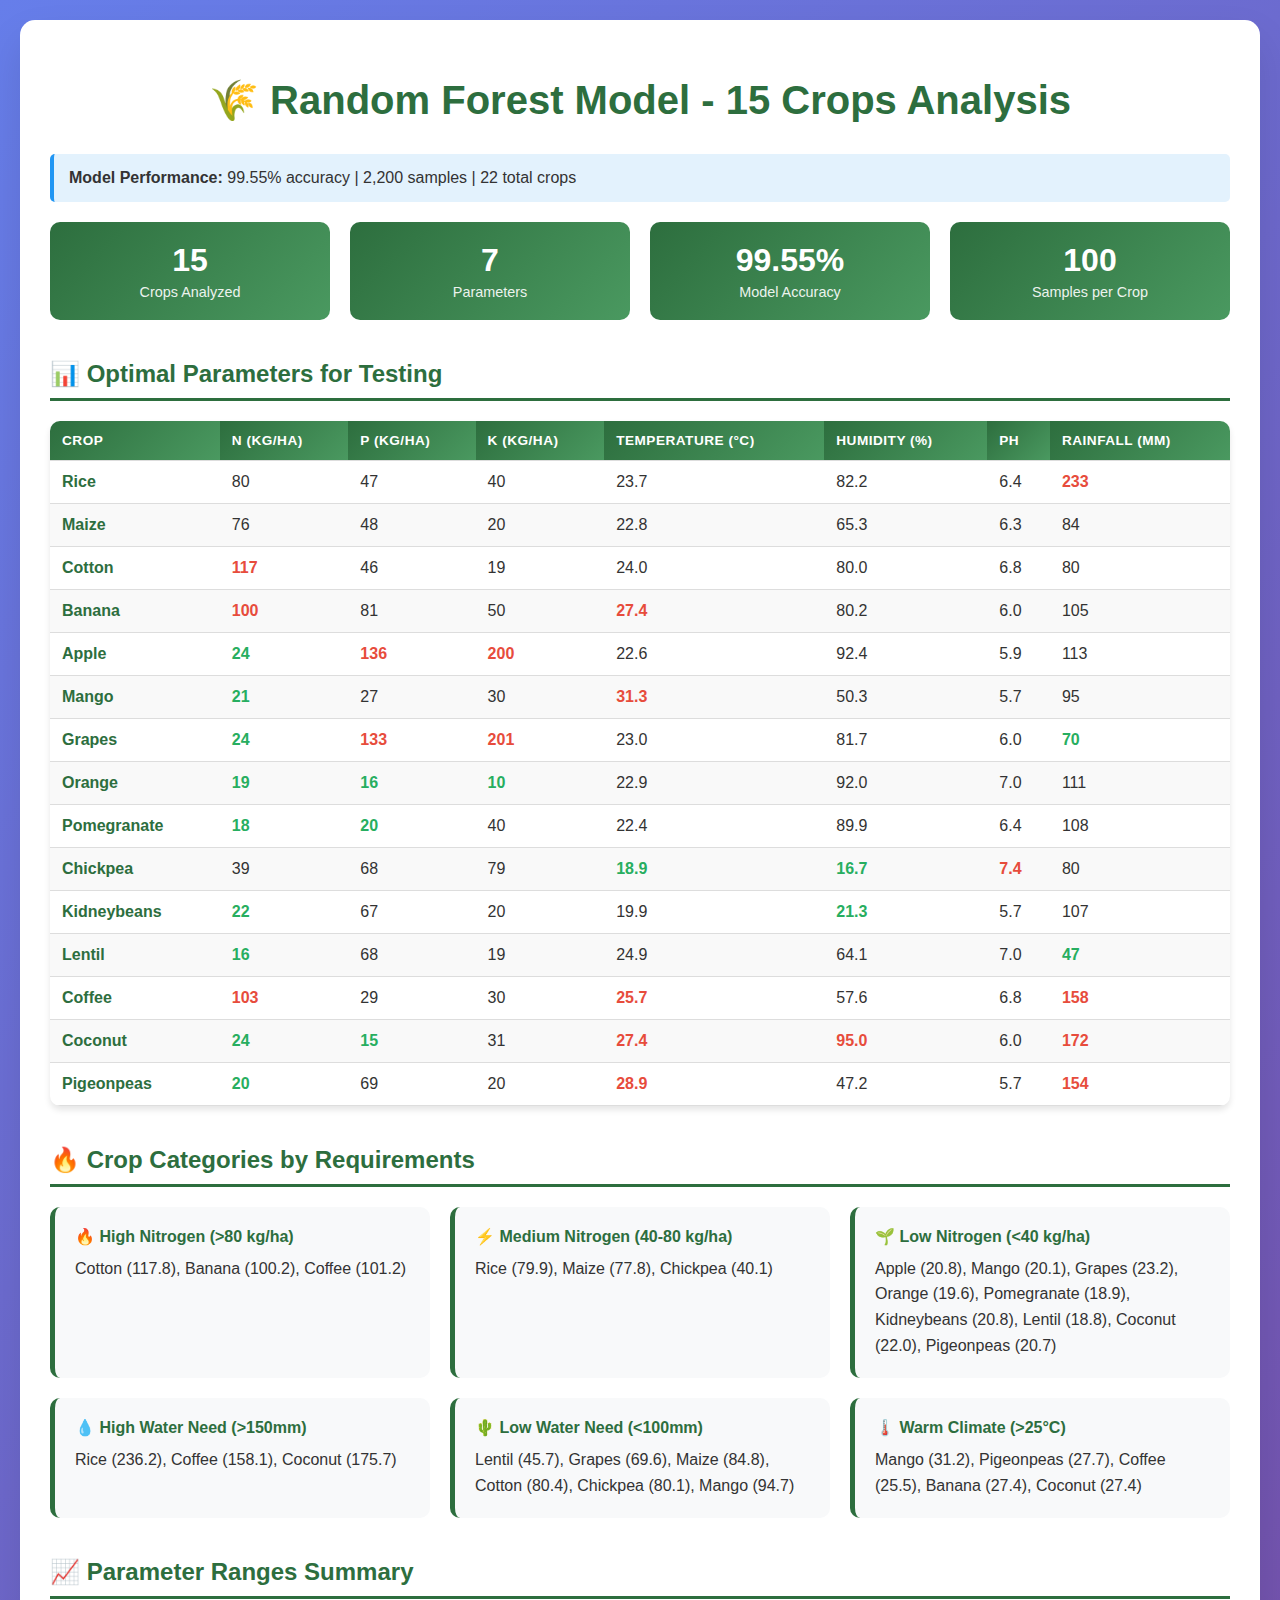
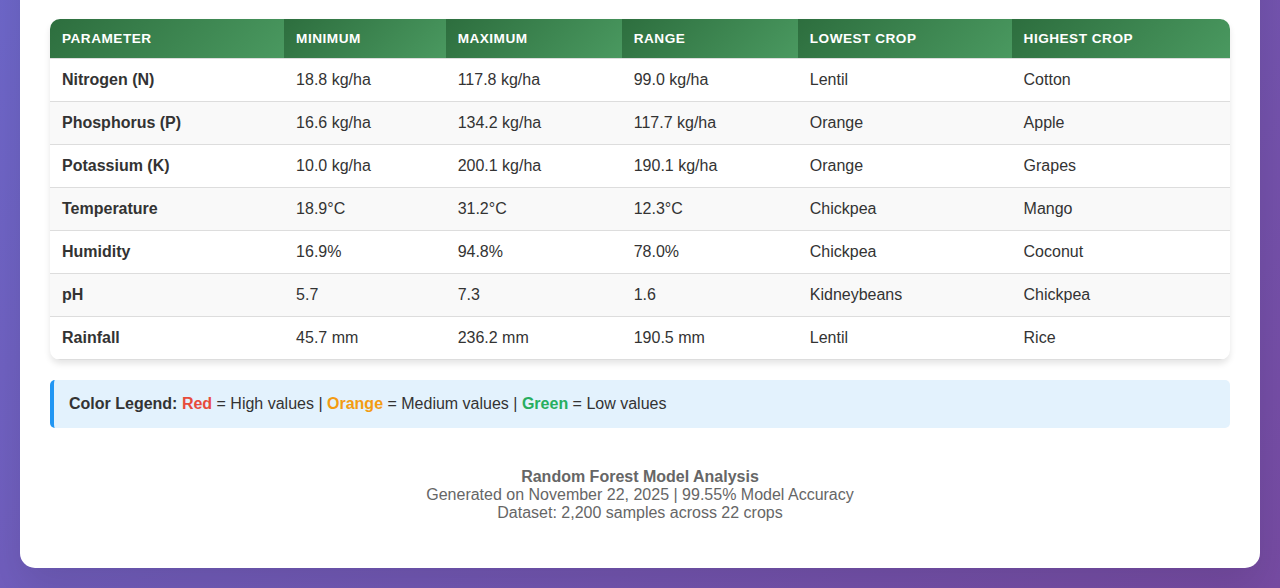
<file: Crop_Analysis_Report.html>
<!DOCTYPE html>
<html lang="en">
<head>
    <meta charset="UTF-8">
    <meta name="viewport" content="width=device-width, initial-scale=1.0">
    <title>🌾 Random Forest Crop Analysis - 15 Crops</title>
    <style>
        body {
            font-family: 'Segoe UI', Tahoma, Geneva, Verdana, sans-serif;
            margin: 0;
            padding: 20px;
            background: linear-gradient(135deg, #667eea 0%, #764ba2 100%);
            color: #333;
        }
        
        .container {
            max-width: 1400px;
            margin: 0 auto;
            background: white;
            border-radius: 15px;
            padding: 30px;
            box-shadow: 0 20px 40px rgba(0,0,0,0.1);
        }
        
        h1 {
            text-align: center;
            color: #2D6E3E;
            margin-bottom: 30px;
            font-size: 2.5rem;
        }
        
        h2 {
            color: #2D6E3E;
            border-bottom: 3px solid #2D6E3E;
            padding-bottom: 10px;
            margin-top: 40px;
        }
        
        .summary-stats {
            display: grid;
            grid-template-columns: repeat(auto-fit, minmax(200px, 1fr));
            gap: 20px;
            margin-bottom: 30px;
        }
        
        .stat-card {
            background: linear-gradient(135deg, #2D6E3E 0%, #4A9960 100%);
            color: white;
            padding: 20px;
            border-radius: 10px;
            text-align: center;
        }
        
        .stat-value {
            font-size: 2rem;
            font-weight: bold;
            margin-bottom: 5px;
        }
        
        .stat-label {
            font-size: 0.9rem;
            opacity: 0.9;
        }
        
        table {
            width: 100%;
            border-collapse: collapse;
            margin: 20px 0;
            background: white;
            border-radius: 10px;
            overflow: hidden;
            box-shadow: 0 4px 6px rgba(0,0,0,0.1);
        }
        
        th, td {
            padding: 12px;
            text-align: left;
            border-bottom: 1px solid #ddd;
        }
        
        th {
            background: linear-gradient(135deg, #2D6E3E 0%, #4A9960 100%);
            color: white;
            font-weight: 600;
            text-transform: uppercase;
            font-size: 0.85rem;
            letter-spacing: 0.5px;
        }
        
        tr:hover {
            background-color: #f5f5f5;
        }
        
        tr:nth-child(even) {
            background-color: #f9f9f9;
        }
        
        .crop-name {
            font-weight: 600;
            color: #2D6E3E;
            text-transform: capitalize;
        }
        
        .high-value {
            color: #E74C3C;
            font-weight: 600;
        }
        
        .medium-value {
            color: #F39C12;
            font-weight: 600;
        }
        
        .low-value {
            color: #27AE60;
            font-weight: 600;
        }
        
        .category-section {
            display: grid;
            grid-template-columns: repeat(auto-fit, minmax(300px, 1fr));
            gap: 20px;
            margin: 20px 0;
        }
        
        .category-card {
            background: #f8f9fa;
            padding: 20px;
            border-radius: 10px;
            border-left: 5px solid #2D6E3E;
        }
        
        .category-title {
            font-weight: 600;
            color: #2D6E3E;
            margin-bottom: 10px;
        }
        
        .crop-list {
            line-height: 1.6;
        }
        
        @media (max-width: 768px) {
            .container {
                padding: 15px;
            }
            
            table {
                font-size: 0.8rem;
            }
            
            th, td {
                padding: 8px 4px;
            }
            
            .summary-stats {
                grid-template-columns: repeat(2, 1fr);
            }
        }
        
        .note {
            background: #e3f2fd;
            border-left: 4px solid #2196F3;
            padding: 15px;
            margin: 20px 0;
            border-radius: 5px;
        }
    </style>
</head>
<body>
    <div class="container">
        <h1>🌾 Random Forest Model - 15 Crops Analysis</h1>
        
        <div class="note">
            <strong>Model Performance:</strong> 99.55% accuracy | 2,200 samples | 22 total crops
        </div>
        
        <div class="summary-stats">
            <div class="stat-card">
                <div class="stat-value">15</div>
                <div class="stat-label">Crops Analyzed</div>
            </div>
            <div class="stat-card">
                <div class="stat-value">7</div>
                <div class="stat-label">Parameters</div>
            </div>
            <div class="stat-card">
                <div class="stat-value">99.55%</div>
                <div class="stat-label">Model Accuracy</div>
            </div>
            <div class="stat-card">
                <div class="stat-value">100</div>
                <div class="stat-label">Samples per Crop</div>
            </div>
        </div>

        <h2>📊 Optimal Parameters for Testing</h2>
        <table>
            <thead>
                <tr>
                    <th>Crop</th>
                    <th>N (kg/ha)</th>
                    <th>P (kg/ha)</th>
                    <th>K (kg/ha)</th>
                    <th>Temperature (°C)</th>
                    <th>Humidity (%)</th>
                    <th>pH</th>
                    <th>Rainfall (mm)</th>
                </tr>
            </thead>
            <tbody>
                <tr><td class="crop-name">Rice</td><td>80</td><td>47</td><td>40</td><td>23.7</td><td>82.2</td><td>6.4</td><td class="high-value">233</td></tr>
                <tr><td class="crop-name">Maize</td><td>76</td><td>48</td><td>20</td><td>22.8</td><td>65.3</td><td>6.3</td><td>84</td></tr>
                <tr><td class="crop-name">Cotton</td><td class="high-value">117</td><td>46</td><td>19</td><td>24.0</td><td>80.0</td><td>6.8</td><td>80</td></tr>
                <tr><td class="crop-name">Banana</td><td class="high-value">100</td><td>81</td><td>50</td><td class="high-value">27.4</td><td>80.2</td><td>6.0</td><td>105</td></tr>
                <tr><td class="crop-name">Apple</td><td class="low-value">24</td><td class="high-value">136</td><td class="high-value">200</td><td>22.6</td><td>92.4</td><td>5.9</td><td>113</td></tr>
                <tr><td class="crop-name">Mango</td><td class="low-value">21</td><td>27</td><td>30</td><td class="high-value">31.3</td><td>50.3</td><td>5.7</td><td>95</td></tr>
                <tr><td class="crop-name">Grapes</td><td class="low-value">24</td><td class="high-value">133</td><td class="high-value">201</td><td>23.0</td><td>81.7</td><td>6.0</td><td class="low-value">70</td></tr>
                <tr><td class="crop-name">Orange</td><td class="low-value">19</td><td class="low-value">16</td><td class="low-value">10</td><td>22.9</td><td>92.0</td><td>7.0</td><td>111</td></tr>
                <tr><td class="crop-name">Pomegranate</td><td class="low-value">18</td><td class="low-value">20</td><td>40</td><td>22.4</td><td>89.9</td><td>6.4</td><td>108</td></tr>
                <tr><td class="crop-name">Chickpea</td><td>39</td><td>68</td><td>79</td><td class="low-value">18.9</td><td class="low-value">16.7</td><td class="high-value">7.4</td><td>80</td></tr>
                <tr><td class="crop-name">Kidneybeans</td><td class="low-value">22</td><td>67</td><td>20</td><td>19.9</td><td class="low-value">21.3</td><td>5.7</td><td>107</td></tr>
                <tr><td class="crop-name">Lentil</td><td class="low-value">16</td><td>68</td><td>19</td><td>24.9</td><td>64.1</td><td>7.0</td><td class="low-value">47</td></tr>
                <tr><td class="crop-name">Coffee</td><td class="high-value">103</td><td>29</td><td>30</td><td class="high-value">25.7</td><td>57.6</td><td>6.8</td><td class="high-value">158</td></tr>
                <tr><td class="crop-name">Coconut</td><td class="low-value">24</td><td class="low-value">15</td><td>31</td><td class="high-value">27.4</td><td class="high-value">95.0</td><td>6.0</td><td class="high-value">172</td></tr>
                <tr><td class="crop-name">Pigeonpeas</td><td class="low-value">20</td><td>69</td><td>20</td><td class="high-value">28.9</td><td>47.2</td><td>5.7</td><td class="high-value">154</td></tr>
            </tbody>
        </table>

        <h2>🔥 Crop Categories by Requirements</h2>
        <div class="category-section">
            <div class="category-card">
                <div class="category-title">🔥 High Nitrogen (>80 kg/ha)</div>
                <div class="crop-list">Cotton (117.8), Banana (100.2), Coffee (101.2)</div>
            </div>
            
            <div class="category-card">
                <div class="category-title">⚡ Medium Nitrogen (40-80 kg/ha)</div>
                <div class="crop-list">Rice (79.9), Maize (77.8), Chickpea (40.1)</div>
            </div>
            
            <div class="category-card">
                <div class="category-title">🌱 Low Nitrogen (<40 kg/ha)</div>
                <div class="crop-list">Apple (20.8), Mango (20.1), Grapes (23.2), Orange (19.6), Pomegranate (18.9), Kidneybeans (20.8), Lentil (18.8), Coconut (22.0), Pigeonpeas (20.7)</div>
            </div>
            
            <div class="category-card">
                <div class="category-title">💧 High Water Need (>150mm)</div>
                <div class="crop-list">Rice (236.2), Coffee (158.1), Coconut (175.7)</div>
            </div>
            
            <div class="category-card">
                <div class="category-title">🌵 Low Water Need (<100mm)</div>
                <div class="crop-list">Lentil (45.7), Grapes (69.6), Maize (84.8), Cotton (80.4), Chickpea (80.1), Mango (94.7)</div>
            </div>
            
            <div class="category-card">
                <div class="category-title">🌡️ Warm Climate (>25°C)</div>
                <div class="crop-list">Mango (31.2), Pigeonpeas (27.7), Coffee (25.5), Banana (27.4), Coconut (27.4)</div>
            </div>
        </div>

        <h2>📈 Parameter Ranges Summary</h2>
        <table>
            <thead>
                <tr>
                    <th>Parameter</th>
                    <th>Minimum</th>
                    <th>Maximum</th>
                    <th>Range</th>
                    <th>Lowest Crop</th>
                    <th>Highest Crop</th>
                </tr>
            </thead>
            <tbody>
                <tr><td><strong>Nitrogen (N)</strong></td><td>18.8 kg/ha</td><td>117.8 kg/ha</td><td>99.0 kg/ha</td><td>Lentil</td><td>Cotton</td></tr>
                <tr><td><strong>Phosphorus (P)</strong></td><td>16.6 kg/ha</td><td>134.2 kg/ha</td><td>117.7 kg/ha</td><td>Orange</td><td>Apple</td></tr>
                <tr><td><strong>Potassium (K)</strong></td><td>10.0 kg/ha</td><td>200.1 kg/ha</td><td>190.1 kg/ha</td><td>Orange</td><td>Grapes</td></tr>
                <tr><td><strong>Temperature</strong></td><td>18.9°C</td><td>31.2°C</td><td>12.3°C</td><td>Chickpea</td><td>Mango</td></tr>
                <tr><td><strong>Humidity</strong></td><td>16.9%</td><td>94.8%</td><td>78.0%</td><td>Chickpea</td><td>Coconut</td></tr>
                <tr><td><strong>pH</strong></td><td>5.7</td><td>7.3</td><td>1.6</td><td>Kidneybeans</td><td>Chickpea</td></tr>
                <tr><td><strong>Rainfall</strong></td><td>45.7 mm</td><td>236.2 mm</td><td>190.5 mm</td><td>Lentil</td><td>Rice</td></tr>
            </tbody>
        </table>

        <div class="note">
            <strong>Color Legend:</strong> 
            <span class="high-value">Red</span> = High values | 
            <span class="medium-value">Orange</span> = Medium values | 
            <span class="low-value">Green</span> = Low values
        </div>
        
        <div style="text-align: center; margin-top: 40px; color: #666;">
            <p><strong>Random Forest Model Analysis</strong><br>
            Generated on November 22, 2025 | 99.55% Model Accuracy<br>
            Dataset: 2,200 samples across 22 crops</p>
        </div>
    </div>
</body>
</html>
</file>
